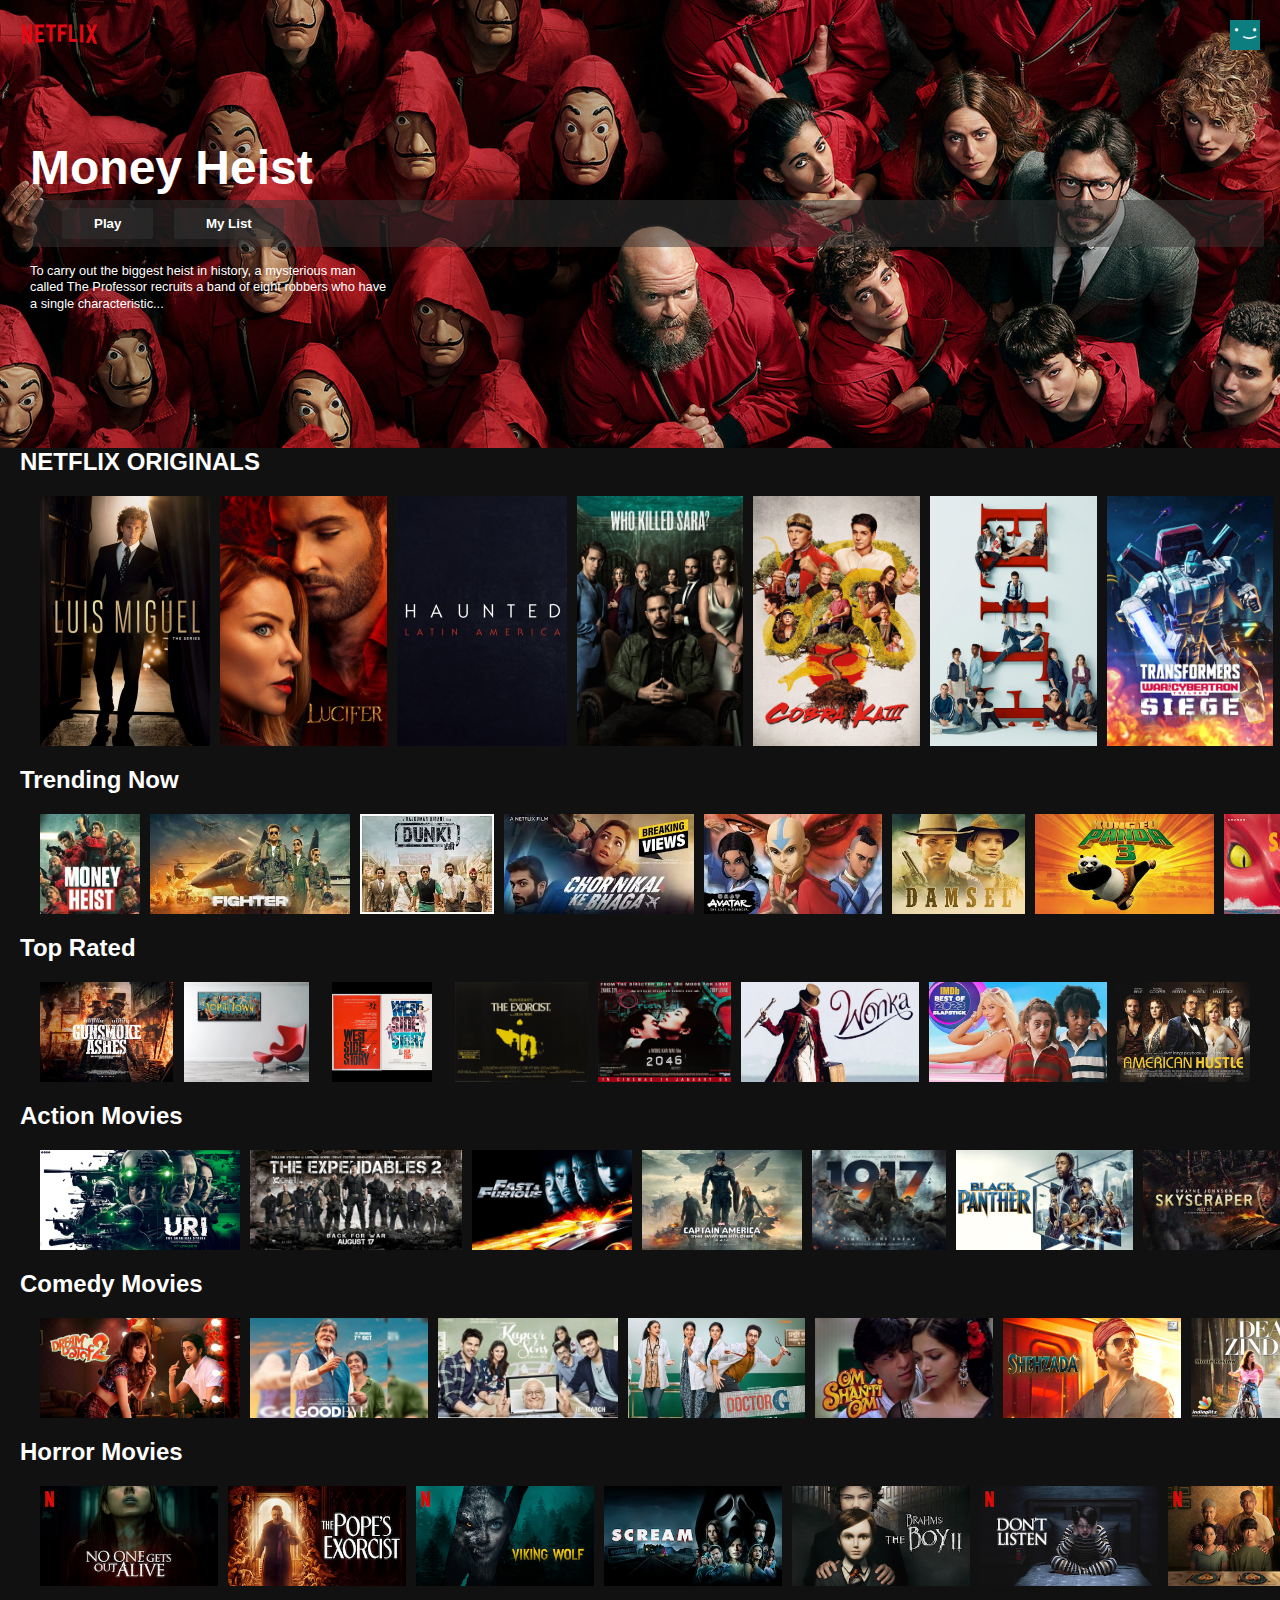
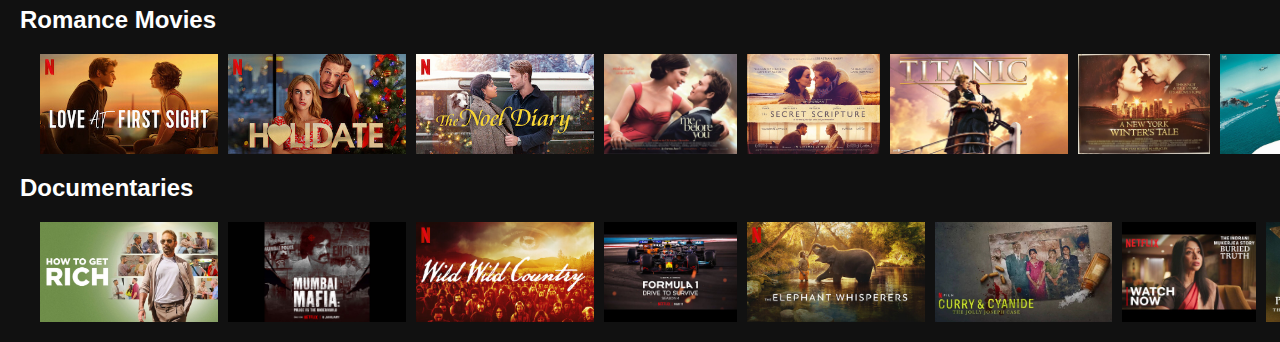
<file: index.html>
<!DOCTYPE html>
<html lang="en">
<head>
    <meta charset="UTF-8">
    <meta http-equiv="X-UA-Compatible" content="IE=edge">
    <meta name="viewport" content="width=device-width, initial-scale=1.0" />
    <title>Netflix Clone</title>
    <link rel="stylesheet" href="Netflix/styles.css" />
</head>
<body>

    <div class="nav" id="nav">
        <img src="Netflix/images/netflix-logo.png" alt="" class="nav__logo" />
        <img src="Netflix/images/netflix-avatar.png" alt="" class="nav__avatar" />
    </div>

    <!--header-->
    <div class="banner">
        <div class="banner__contents">
            <h1 class="banner__title"> Money Heist</h1>
            <div class="banner__button">
                <button class="banner__button">Play</button>
                <button class="banner__button">My List</button>
            </div>
            <div class="banner__description">
                To carry out the biggest heist in history, 
                a mysterious man called The Professor recruits a band of eight robbers who have a single characteristic...
            
            </div>
        </div>
    </div>

    <!-- Netflix Orginals -->
    <div class="row">
        <h2>NETFLIX ORIGINALS</h2>
        <div class="row__posters">
            <img src="Netflix/images/large-movie1.jpg" alt="" class="row__poster row__posterLarge" />
            <img src="Netflix/images/large-movie2.jpg" alt="" class="row__poster row__posterLarge" />
            <img src="Netflix/images/large-movie3.jpg" alt="" class="row__poster row__posterLarge" />
            <img src="Netflix/images/large-movie4.jpg" alt="" class="row__poster row__posterLarge" />
            <img src="Netflix/images/large-movie5.jpg" alt="" class="row__poster row__posterLarge" />
            <img src="Netflix/images/large-movie6.jpg" alt="" class="row__poster row__posterLarge" />
            <img src="Netflix/images/large-movie7.jpg" alt="" class="row__poster row__posterLarge" />
            <img src="Netflix/images/large-movie8.jpg" alt="" class="row__poster row__posterLarge" />
        </div>
    </div>
    <!-- Trending Now -->
    <div class="row">
        <h2>Trending Now</h2>
        <div class="row__posters">
            <img src="Netflix/images/MH-1.jpg" alt="" class="row__poster" />
            <img src="Netflix/images/fighter.jpeg" alt="" class="row__poster" />
            <img src="Netflix/images/dunkii.jpeg" alt="" class="row__poster" />
            <img src="Netflix/images/chor.jpeg" alt="" class="row__poster" />
            <img src="Netflix/images/trending-1.jpeg" alt="" class="row__poster" />
            <img src="Netflix/images/trending-2.jpeg" alt="" class="row__poster" />
            <img src="Netflix/images/trending-3.jpeg" alt="" class="row__poster" />
            <img src="Netflix/images/trending-4.jpeg" alt="" class="row__poster" />
        </div>
    </div>

    <!-- Top Rated -->
    <div class="row">
        <h2>Top Rated</h2>
        <div class="row__posters">
            <img src="Netflix/images/tr-1.jpg" alt="" class="row__poster" />
            <img src="Netflix/images/tr-2.jpg" alt="" class="row__poster" />
            <img src="Netflix/images/tr-3.jpg" alt="" class="row__poster" />
            <img src="Netflix/images/tr-4.jpg" alt="" class="row__poster" />
            <img src="Netflix/images/tr-5.jpg" alt="" class="row__poster" />
            <img src="Netflix/images/tr-6.jpg" alt="" class="row__poster" />
            <img src="Netflix/images/tr-7.jpg" alt="" class="row__poster" />
            <img src="Netflix/images/tr-8.jpg" alt="" class="row__poster" />
        </div>
    </div>

    <!-- Action Movies -->
    <div class="row">
        <h2>Action Movies</h2>
        <div class="row__posters">
            <img src="Netflix/images/action-1.jpg" alt="" class="row__poster" />
            <img src="Netflix/images/action-2.jpg" alt="" class="row__poster" />
            <img src="Netflix/images/action-3.jpg" alt="" class="row__poster" />
            <img src="Netflix/images/action-4.jpg" alt="" class="row__poster" />
            <img src="Netflix/images/action-5.jpg" alt="" class="row__poster" />
            <img src="Netflix/images/action-6.jpg" alt="" class="row__poster" />
            <img src="Netflix/images/action-7.jpg" alt="" class="row__poster" />
            <img src="Netflix/images/action-8.jpg" alt="" class="row__poster" />
        </div>
    </div>

    <!-- Comedy Movies -->
    <div class="row">
        <h2>Comedy Movies</h2>
        <div class="row__posters">
            <img src="Netflix/images/comedy-1.jpg" alt="" class="row__poster" />
            <img src="Netflix/images/comedy-2.jpg" alt="" class="row__poster" />
            <img src="Netflix/images/comedy-3.jpg" alt="" class="row__poster" />
            <img src="Netflix/images/comedy-4.jpg" alt="" class="row__poster" />
            <img src="Netflix/images/comedy-5.jpg" alt="" class="row__poster" />
            <img src="Netflix/images/comedy-6.jpg" alt="" class="row__poster" />
            <img src="Netflix/images/comedy-7.jpg" alt="" class="row__poster" />
            <img src="Netflix/images/comedy-8.jpg" alt="" class="row__poster" />
        </div>
    </div>

    <!-- Horror Movies -->
    <div class="row">
        <h2>Horror Movies</h2>
        <div class="row__posters">
            <img src="Netflix/images/horror-1.jpg" alt="" class="row__poster" />
            <img src="Netflix/images/horror-2.jpg" alt="" class="row__poster" />
            <img src="Netflix/images/horror-3.jpg" alt="" class="row__poster" />
            <img src="Netflix/images/horror-4.jpg" alt="" class="row__poster" />
            <img src="Netflix/images/horror-5.jpg" alt="" class="row__poster" />
            <img src="Netflix/images/horror-6.jpg" alt="" class="row__poster" />
            <img src="Netflix/images/horror-7.jpg" alt="" class="row__poster" />
            <img src="Netflix/images/horror-8.jpg" alt="" class="row__poster" />
        </div>
    </div>

    <!-- Romance Movies -->
    <div class="row">
        <h2>Romance Movies</h2>
        <div class="row__posters">
            <img src="Netflix/images/romance-1.jpg" alt="" class="row__poster" />
            <img src="Netflix/images/romance-2.jpg" alt="" class="row__poster" />
            <img src="Netflix/images/romance-3.jpg" alt="" class="row__poster" />
            <img src="Netflix/images/romance-4.jpg" alt="" class="row__poster" />
            <img src="Netflix/images/romance-5.jpg" alt="" class="row__poster" />
            <img src="Netflix/images/romance-6.jpg" alt="" class="row__poster" />
            <img src="Netflix/images/romance-7.jpg" alt="" class="row__poster" />
            <img src="Netflix/images/romance-8.jpg" alt="" class="row__poster" />
        </div>
    </div>

    <!-- Documentaries -->
    <div class="row">
        <h2>Documentaries</h2>
        <div class="row__posters">
            <img src="Netflix/images/doc-1.jpg" alt="" class="row__poster" />
            <img src="Netflix/images/doc-2.jpg" alt="" class="row__poster" />
            <img src="Netflix/images/doc-3.jpg" alt="" class="row__poster" />
            <img src="Netflix/images/doc-4.jpg" alt="" class="row__poster" />
            <img src="Netflix/images/doc-5.jpg" alt="" class="row__poster" />
            <img src="Netflix/images/doc-6.jpg" alt="" class="row__poster" />
            <img src="Netflix/images/doc-7.jpg" alt="" class="row__poster" />
            <img src="Netflix/images/doc-8.jpg" alt="" class="row__poster" />
        </div>
    </div>

    <script>
        const nav = document.getElementById("nav");
    
        window.addEventListener('scroll', () => {
            if(window.scrollY >=100) {
                nav.classList.add('nav_black')
            } else {
                nav.classList.remove('nav_black')
            }
        });
    </script>

</body>
</html>
</file>
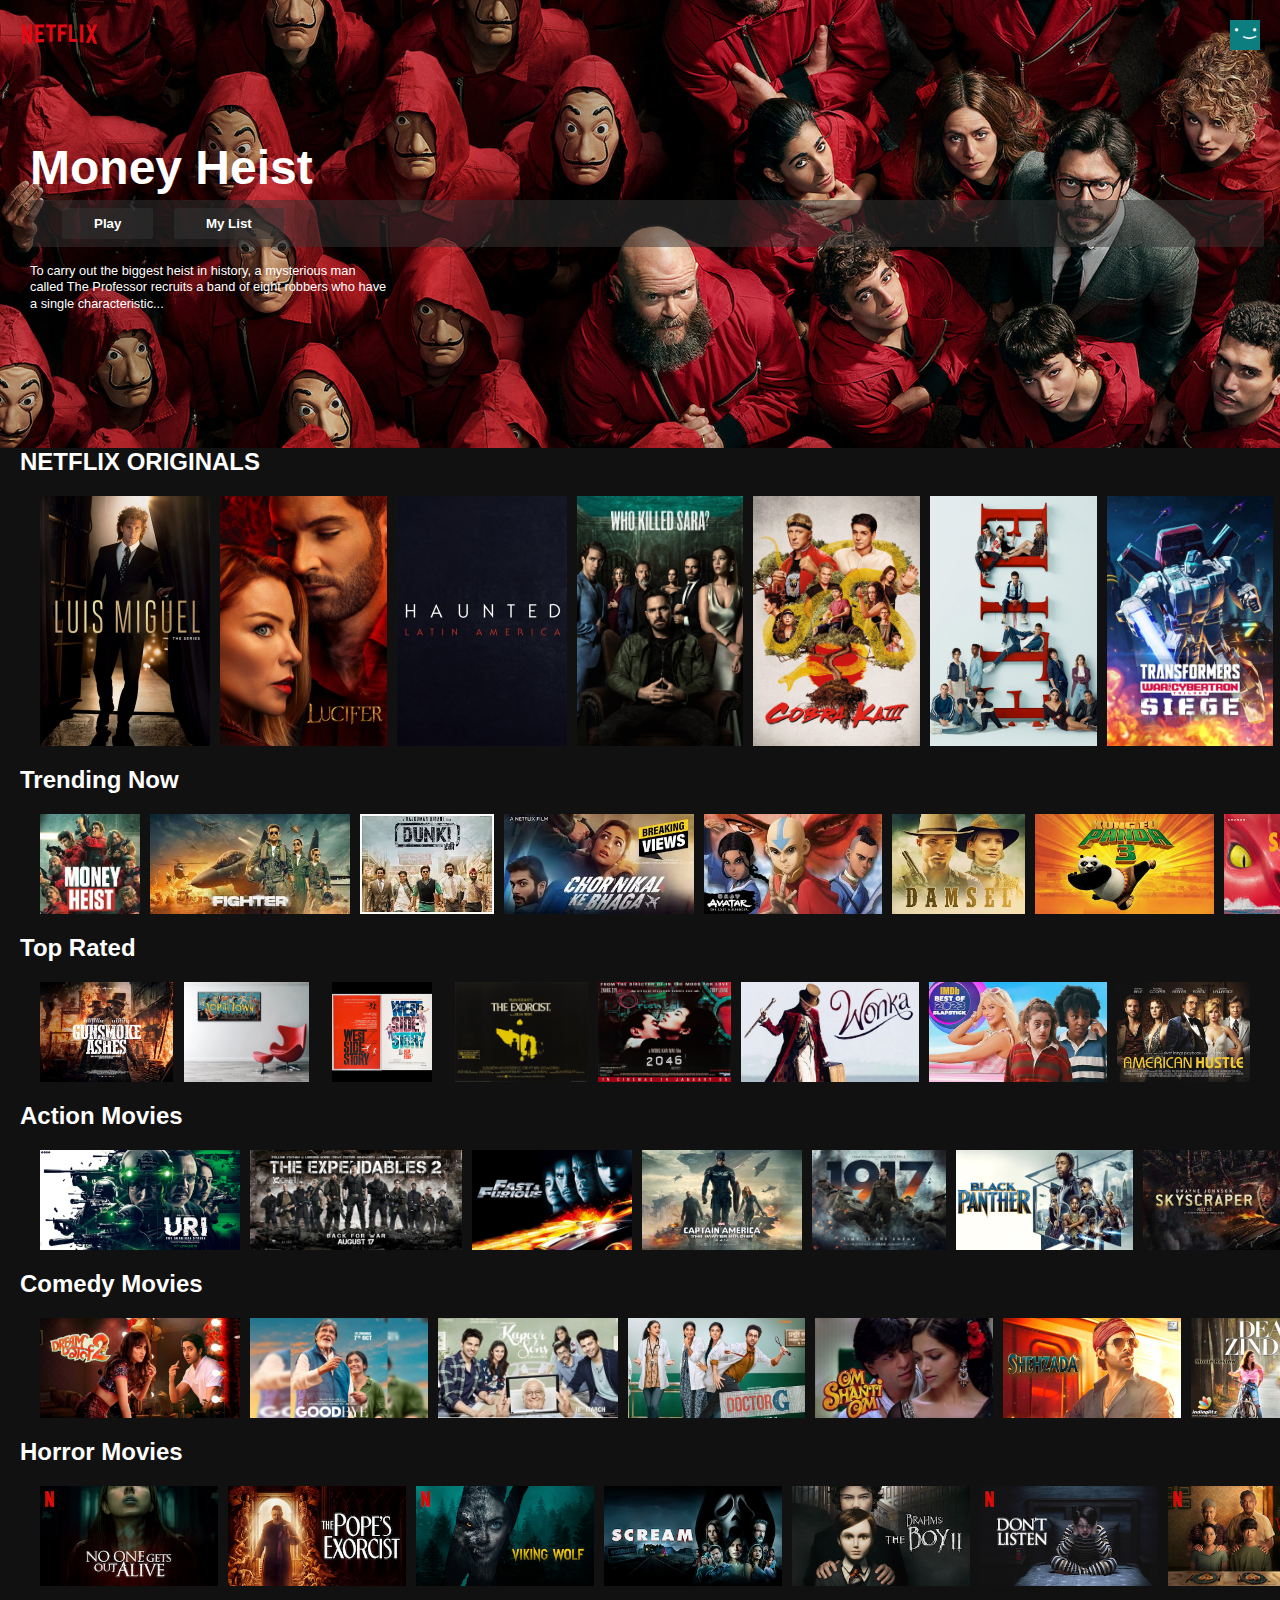
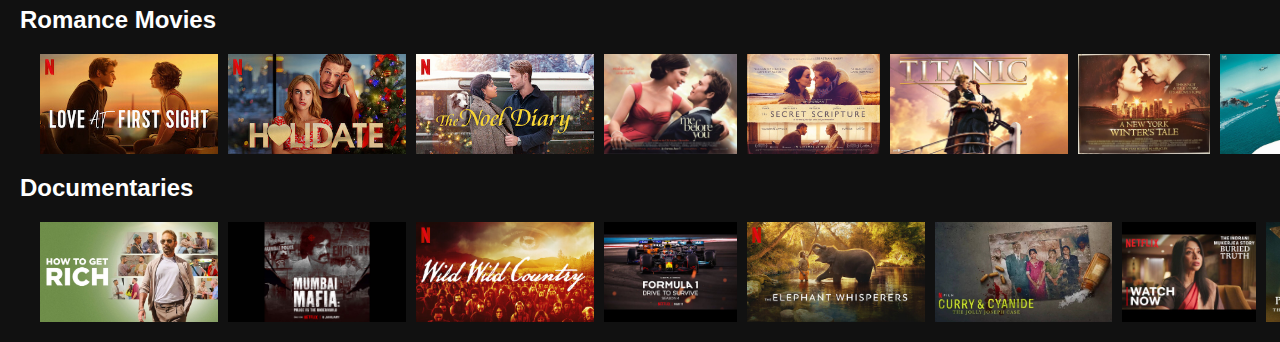
<file: Netflix/index.html>
<!DOCTYPE html>
<html lang="en">
<head>
    <meta charset="UTF-8">
    <meta http-equiv="X-UA-Compatible" content="IE=edge">
    <meta name="viewport" content="width=device-width, initial-scale=1.0" />
    <title>Netflix Clone</title>
    <link rel="stylesheet" href="styles.css" />
</head>
<body>

    <div class="nav" id="nav">
        <img src="images/netflix-logo.png" alt="" class="nav__logo" />
        <img src="images/netflix-avatar.png" alt="" class="nav__avatar" />
    </div>

    <!--header-->
    <div class="banner">
        <div class="banner__contents">
            <h1 class="banner__title"> Money Heist</h1>
            <div class="banner__button">
                <button class="banner__button">Play</button>
                <button class="banner__button">My List</button>
            </div>
            <div class="banner__description">
                To carry out the biggest heist in history, 
                a mysterious man called The Professor recruits a band of eight robbers who have a single characteristic...
            
            </div>
        </div>
    </div>

    <!-- Netflix Orginals -->
    <div class="row">
        <h2>NETFLIX ORIGINALS</h2>
        <div class="row__posters">
            <img src="images/large-movie1.jpg" alt="" class="row__poster row__posterLarge" />
            <img src="images/large-movie2.jpg" alt="" class="row__poster row__posterLarge" />
            <img src="images/large-movie3.jpg" alt="" class="row__poster row__posterLarge" />
            <img src="images/large-movie4.jpg" alt="" class="row__poster row__posterLarge" />
            <img src="images/large-movie5.jpg" alt="" class="row__poster row__posterLarge" />
            <img src="images/large-movie6.jpg" alt="" class="row__poster row__posterLarge" />
            <img src="images/large-movie7.jpg" alt="" class="row__poster row__posterLarge" />
            <img src="images/large-movie8.jpg" alt="" class="row__poster row__posterLarge" />
        </div>
    </div>
    <!-- Trending Now -->
    <div class="row">
        <h2>Trending Now</h2>
        <div class="row__posters">
            <img src="images/MH-1.jpg" alt="" class="row__poster" />
            <img src="images/fighter.jpeg" alt="" class="row__poster" />
            <img src="images/dunkii.jpeg" alt="" class="row__poster" />
            <img src="images/chor.jpeg" alt="" class="row__poster" />
            <img src="images/trending-1.jpeg" alt="" class="row__poster" />
            <img src="images/trending-2.jpeg" alt="" class="row__poster" />
            <img src="images/trending-3.jpeg" alt="" class="row__poster" />
            <img src="images/trending-4.jpeg" alt="" class="row__poster" />
        </div>
    </div>

    <!-- Top Rated -->
    <div class="row">
        <h2>Top Rated</h2>
        <div class="row__posters">
            <img src="images/tr-1.jpg" alt="" class="row__poster" />
            <img src="images/tr-2.jpg" alt="" class="row__poster" />
            <img src="images/tr-3.jpg" alt="" class="row__poster" />
            <img src="images/tr-4.jpg" alt="" class="row__poster" />
            <img src="images/tr-5.jpg" alt="" class="row__poster" />
            <img src="images/tr-6.jpg" alt="" class="row__poster" />
            <img src="images/tr-7.jpg" alt="" class="row__poster" />
            <img src="images/tr-8.jpg" alt="" class="row__poster" />
        </div>
    </div>

    <!-- Action Movies -->
    <div class="row">
        <h2>Action Movies</h2>
        <div class="row__posters">
            <img src="images/action-1.jpg" alt="" class="row__poster" />
            <img src="images/action-2.jpg" alt="" class="row__poster" />
            <img src="images/action-3.jpg" alt="" class="row__poster" />
            <img src="images/action-4.jpg" alt="" class="row__poster" />
            <img src="images/action-5.jpg" alt="" class="row__poster" />
            <img src="images/action-6.jpg" alt="" class="row__poster" />
            <img src="images/action-7.jpg" alt="" class="row__poster" />
            <img src="images/action-8.jpg" alt="" class="row__poster" />
        </div>
    </div>

    <!-- Comedy Movies -->
    <div class="row">
        <h2>Comedy Movies</h2>
        <div class="row__posters">
            <img src="images/comedy-1.jpg" alt="" class="row__poster" />
            <img src="images/comedy-2.jpg" alt="" class="row__poster" />
            <img src="images/comedy-3.jpg" alt="" class="row__poster" />
            <img src="images/comedy-4.jpg" alt="" class="row__poster" />
            <img src="images/comedy-5.jpg" alt="" class="row__poster" />
            <img src="images/comedy-6.jpg" alt="" class="row__poster" />
            <img src="images/comedy-7.jpg" alt="" class="row__poster" />
            <img src="images/comedy-8.jpg" alt="" class="row__poster" />
        </div>
    </div>

    <!-- Horror Movies -->
    <div class="row">
        <h2>Horror Movies</h2>
        <div class="row__posters">
            <img src="images/horror-1.jpg" alt="" class="row__poster" />
            <img src="images/horror-2.jpg" alt="" class="row__poster" />
            <img src="images/horror-3.jpg" alt="" class="row__poster" />
            <img src="images/horror-4.jpg" alt="" class="row__poster" />
            <img src="images/horror-5.jpg" alt="" class="row__poster" />
            <img src="images/horror-6.jpg" alt="" class="row__poster" />
            <img src="images/horror-7.jpg" alt="" class="row__poster" />
            <img src="images/horror-8.jpg" alt="" class="row__poster" />
        </div>
    </div>

    <!-- Romance Movies -->
    <div class="row">
        <h2>Romance Movies</h2>
        <div class="row__posters">
            <img src="images/romance-1.jpg" alt="" class="row__poster" />
            <img src="images/romance-2.jpg" alt="" class="row__poster" />
            <img src="images/romance-3.jpg" alt="" class="row__poster" />
            <img src="images/romance-4.jpg" alt="" class="row__poster" />
            <img src="images/romance-5.jpg" alt="" class="row__poster" />
            <img src="images/romance-6.jpg" alt="" class="row__poster" />
            <img src="images/romance-7.jpg" alt="" class="row__poster" />
            <img src="images/romance-8.jpg" alt="" class="row__poster" />
        </div>
    </div>

    <!-- Documentaries -->
    <div class="row">
        <h2>Documentaries</h2>
        <div class="row__posters">
            <img src="images/doc-1.jpg" alt="" class="row__poster" />
            <img src="images/doc-2.jpg" alt="" class="row__poster" />
            <img src="images/doc-3.jpg" alt="" class="row__poster" />
            <img src="images/doc-4.jpg" alt="" class="row__poster" />
            <img src="images/doc-5.jpg" alt="" class="row__poster" />
            <img src="images/doc-6.jpg" alt="" class="row__poster" />
            <img src="images/doc-7.jpg" alt="" class="row__poster" />
            <img src="images/doc-8.jpg" alt="" class="row__poster" />
        </div>
    </div>

    <script>
        const nav = document.getElementById("nav");
    
        window.addEventListener('scroll', () => {
            if(window.scrollY >=100) {
                nav.classList.add('nav_black')
            } else {
                nav.classList.remove('nav_black')
            }
        });
    </script>

</body>
</html>
</file>
<file: Netflix/styles.css>
*{
    margin: 0;
    box-sizing: border-box;
}

body {
    font-family: Arial, Helvetica, sans-serif;
    background-color: #111;
}

.row__poster {
    width: 100%;
    object-fit: contain;
    max-height: 100px;
    margin-right: 10px;
    transition: trasform 450ms;
}

.row__posters {
    display: flex;
    overflow-y: hidden;
    overflow-x: scroll;
    padding: 20px;
}

.row__poster:hover {
    transform: scale(1.08);
}

.row__posters::-webkit-scrollbar {
    display: none;
}

.row__posterLarge {
    max-height: 250px;
}

.row__posterLarge:hover {
    transform: scale(1.09);
}

.row {
    color: white;
    margin-left: 20px; 
}

.banner {
    background-image: url('images/banner.jpg');
    background-size: cover;
    background-position: center center;
    color: white;
    object-fit: contain;
    height: 448px;
}

.banner__contents {
    margin-left: 30px;
    padding-top: 140px;
    height: 190px;
}

.banner__title {
    font-size: 3rem;
    font-weight: 800;
    padding-bottom: 0.3rem;
}

.banner__description {
    width: 45rem;
    line-height: 1.3;
    padding-top: 1rem;
    font-size: 0.8rem;
    max-width: 360px;
    height: 180px;
}

.banner__button {
    cursor: pointer;
    color: #fff;
    outline: none;
    border: none;
    font-weight: 700;
    border-radius: 0.2vw;
    padding-left: 2rem;
    padding-right: 2rem;
    margin-right: 1rem;
    padding-top: 0.5rem;
    padding-bottom: 0.5rem;
    background-color: rgba(51, 51, 51, 0.5);
}

.banner__button:hover {
    color: #000;
    background-color: #e6e6e6;
    transition: all 0.2s;
}

.banner--fadeBottom {
    margin-top: 145px;
    height: 7.4rem;
    background-image: linear-gradient(180deg, transparent, rgba(37, 37, 37, 0.61), #111);
}

.nav__logo {
    width: 80px;
    object-fit: contain;
}

.nav__avatar {
    width: 30px;
    object-fit: contain;
}

.nav {
    position: fixed;
    top: 0;
    width: 100%;
    display: flex;
    justify-content: space-between;
    padding: 20px;
    z-index: 1;
    transition-timing-function: ease-in;
    transition: all 0.5s;
}

.nav__black {
    background-color: #111;
}
</file>
